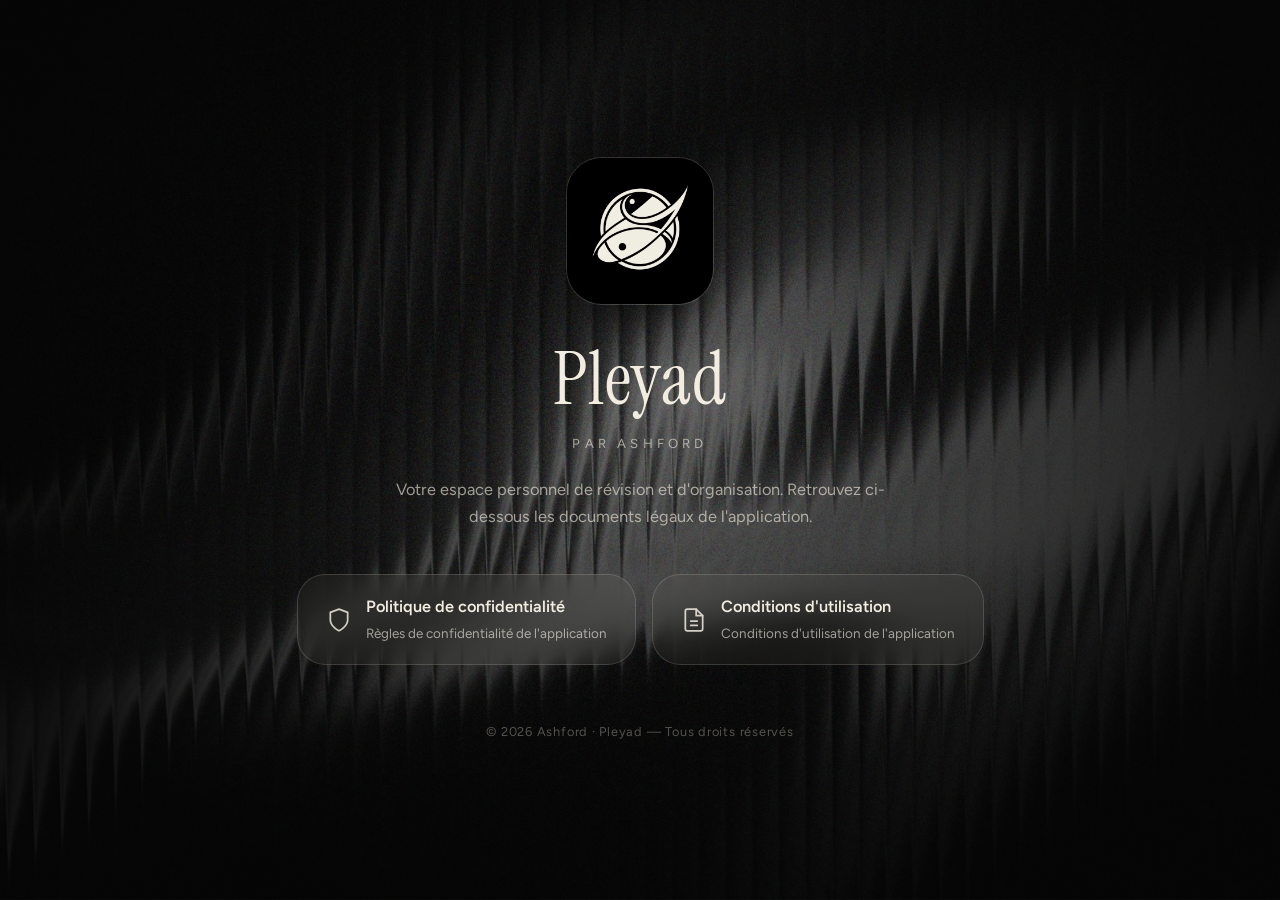
<file: index.html>
<!DOCTYPE html>
<html lang="fr">
<head>
  <meta charset="UTF-8">
  <meta name="viewport" content="width=device-width, initial-scale=1.0">
  <meta name="theme-color" content="#050505">
  <link rel="icon" type="image/png" href="assets/logo.png">
  <link rel="preconnect" href="https://fonts.googleapis.com">
  <link rel="preconnect" href="https://fonts.gstatic.com" crossorigin>
  <link href="https://fonts.googleapis.com/css2?family=Figtree:wght@400;600&family=Instrument+Serif&display=swap" rel="stylesheet">
  <link rel="stylesheet" href="style.css">
  <title>Pleyad — Politique de confidentialité & Conditions d'utilisation</title>
  <meta name="description" content="Pleyad par Ashford : vos règles de confidentialité et conditions d'utilisation.">
</head>
<body>
  <div class="fond" aria-hidden="true"></div>

  <main class="accueil">
    <img class="logo anim" src="assets/logo.png" alt="Logo Pleyad" width="148" height="148">
    <h1 class="serif anim anim-2">Pleyad</h1>
    <p class="marque anim anim-2">par Ashford</p>
    <p class="accroche anim anim-3">
      Votre espace personnel de révision et d'organisation.
      Retrouvez ci-dessous les documents légaux de l'application.
    </p>

    <nav class="liens" aria-label="Documents légaux">
      <a class="carte-lien anim anim-3" href="politique-confidentialite.html">
        <svg width="26" height="26" viewBox="0 0 24 24" fill="none" stroke="currentColor" stroke-width="1.6" stroke-linecap="round" stroke-linejoin="round" aria-hidden="true">
          <path d="M12 22s8-4 8-10V5l-8-3-8 3v7c0 6 8 10 8 10z"/>
        </svg>
        <span>
          <strong>Politique de confidentialité</strong>
          <small>Règles de confidentialité de l'application</small>
        </span>
      </a>
      <a class="carte-lien anim anim-3" href="conditions-utilisation.html">
        <svg width="26" height="26" viewBox="0 0 24 24" fill="none" stroke="currentColor" stroke-width="1.6" stroke-linecap="round" stroke-linejoin="round" aria-hidden="true">
          <path d="M14 2H6a2 2 0 0 0-2 2v16a2 2 0 0 0 2 2h12a2 2 0 0 0 2-2V8z"/>
          <polyline points="14 2 14 8 20 8"/>
          <line x1="9" y1="13" x2="15" y2="13"/>
          <line x1="9" y1="17" x2="15" y2="17"/>
        </svg>
        <span>
          <strong>Conditions d'utilisation</strong>
          <small>Conditions d'utilisation de l'application</small>
        </span>
      </a>
    </nav>

  <footer class="pied anim anim-4">
    © <span data-annee></span> Ashford · Pleyad — Tous droits réservés
  </footer>
  <script src="script.js"></script>
</body>
</html>
</file>
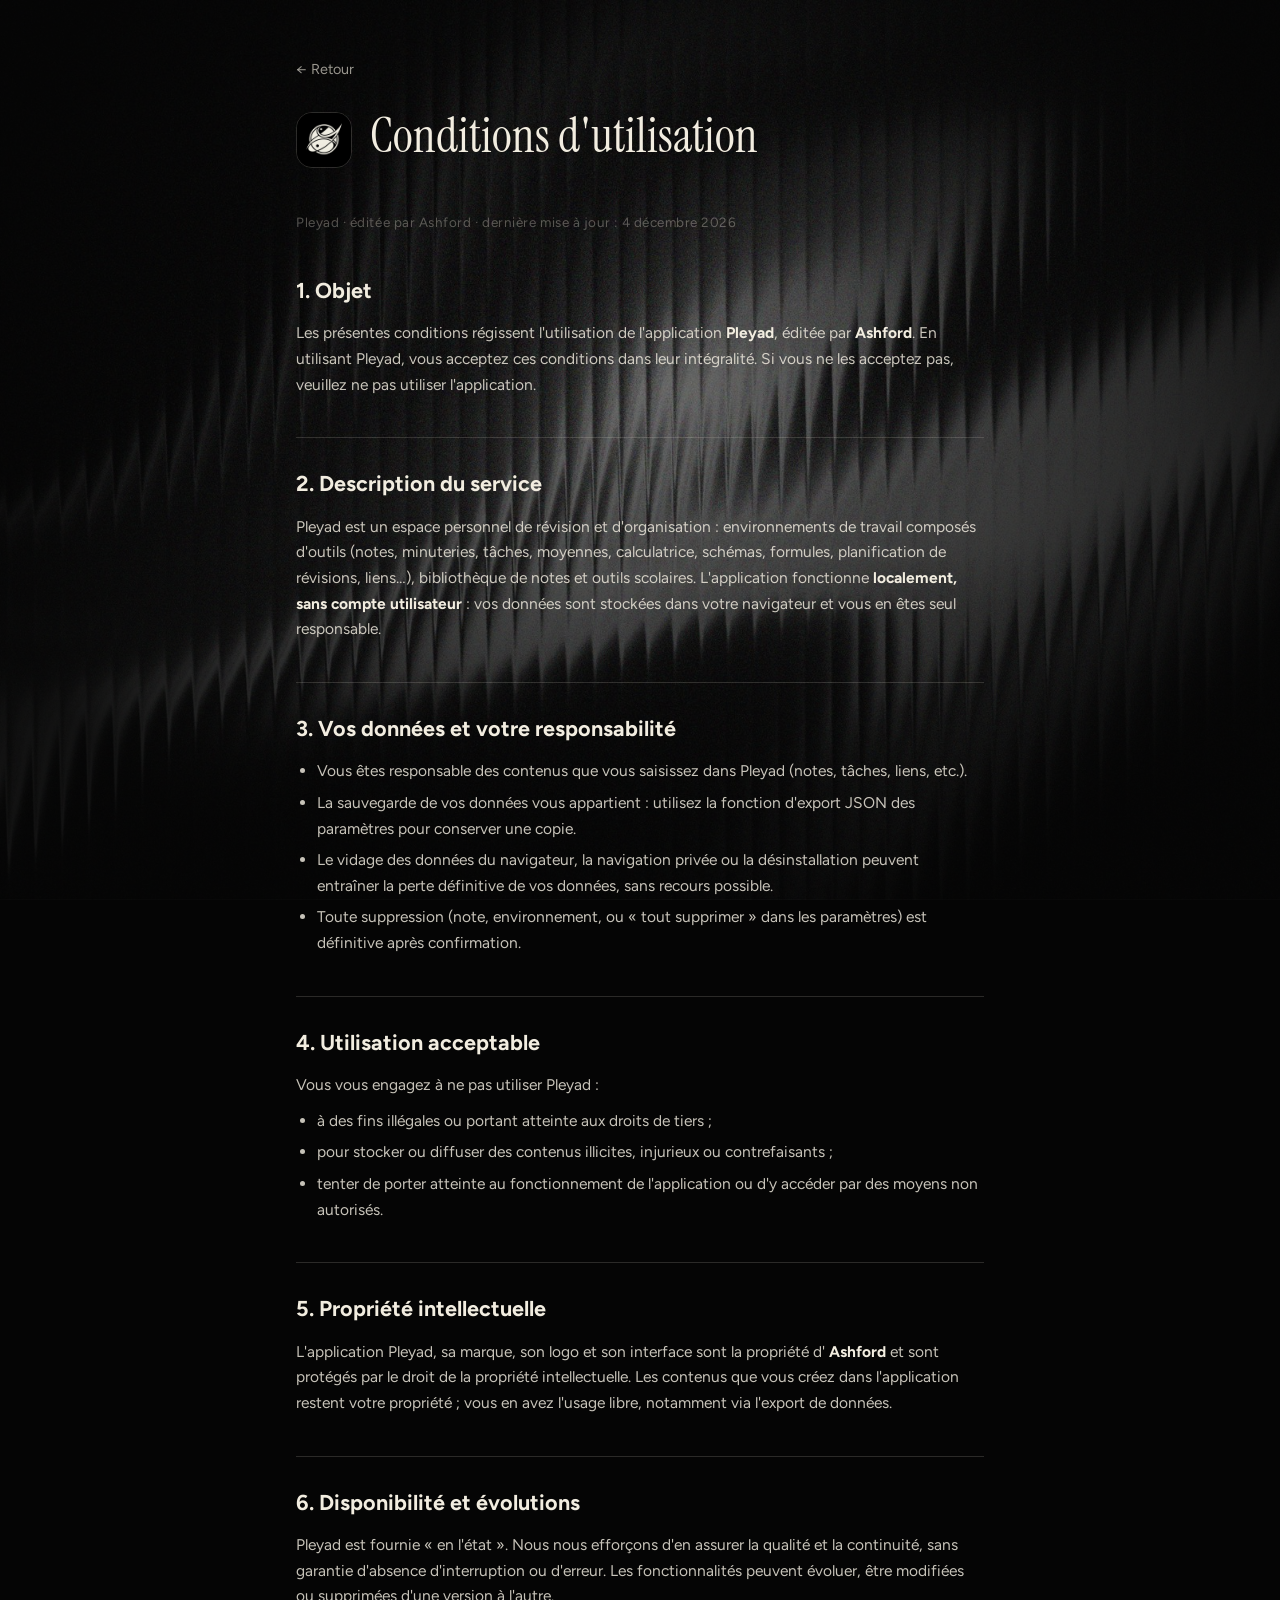
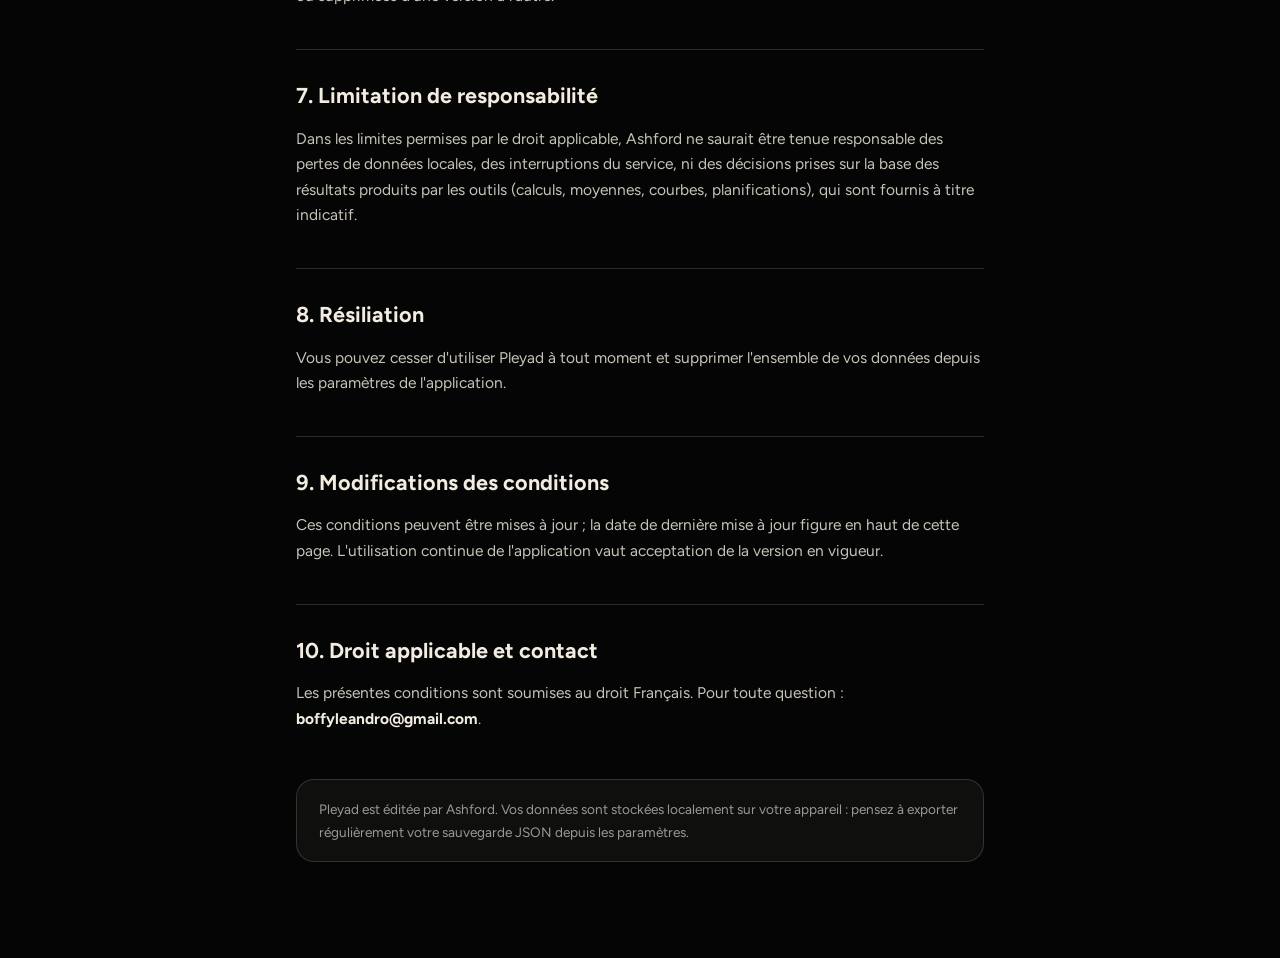
<file: conditions-utilisation.html>
<!DOCTYPE html>
<html lang="fr">
<head>
  <meta charset="UTF-8">
  <meta name="viewport" content="width=device-width, initial-scale=1.0">
  <meta name="theme-color" content="#050505">
  <link rel="icon" type="image/png" href="assets/logo.png">
  <link rel="preconnect" href="https://fonts.googleapis.com">
  <link rel="preconnect" href="https://fonts.gstatic.com" crossorigin>
  <link href="https://fonts.googleapis.com/css2?family=Figtree:wght@400;600&family=Instrument+Serif&display=swap" rel="stylesheet">
  <link rel="stylesheet" href="style.css">
  <title>Conditions d'utilisation — Pleyad (Ashford)</title>
  <meta name="description" content="Conditions d'utilisation de l'application Pleyad, éditée par Ashford.">
</head>
<body>
  <div class="fond" aria-hidden="true"></div>

  <main class="legal">
    <a class="retour" href="index.html">← Retour</a>
    <div class="haut">
      <img src="assets/logo.png" alt="Logo Pleyad" width="56" height="56">
      <div>
        <h1 class="serif">Conditions d'utilisation</h1>
      </div>
    </div>
    <p class="meta">Pleyad · éditée par Ashford · dernière mise à jour : <span data-date></span></p>

    <h2>1. Objet</h2>
    <p>
      Les présentes conditions régissent l'utilisation de l'application <strong>Pleyad</strong>,
      éditée par <strong>Ashford</strong>. En utilisant Pleyad, vous acceptez ces conditions
      dans leur intégralité. Si vous ne les acceptez pas, veuillez ne pas utiliser
      l'application.
    </p>

    <h2>2. Description du service</h2>
    <p>
      Pleyad est un espace personnel de révision et d'organisation : environnements de travail
      composés d'outils (notes, minuteries, tâches, moyennes, calculatrice, schémas, formules,
      planification de révisions, liens…), bibliothèque de notes et outils scolaires.
      L'application fonctionne <strong>localement, sans compte utilisateur</strong> : vos
      données sont stockées dans votre navigateur et vous en êtes seul responsable.
    </p>

    <h2>3. Vos données et votre responsabilité</h2>
    <ul>
      <li>Vous êtes responsable des contenus que vous saisissez dans Pleyad (notes, tâches, liens, etc.).</li>
      <li>La sauvegarde de vos données vous appartient : utilisez la fonction d'export JSON des paramètres pour conserver une copie.</li>
      <li>Le vidage des données du navigateur, la navigation privée ou la désinstallation peuvent entraîner la perte définitive de vos données, sans recours possible.</li>
      <li>Toute suppression (note, environnement, ou « tout supprimer » dans les paramètres) est définitive après confirmation.</li>
    </ul>

    <h2>4. Utilisation acceptable</h2>
    <p>Vous vous engagez à ne pas utiliser Pleyad :</p>
    <ul>
      <li>à des fins illégales ou portant atteinte aux droits de tiers ;</li>
      <li>pour stocker ou diffuser des contenus illicites, injurieux ou contrefaisants ;</li>
      <li>tenter de porter atteinte au fonctionnement de l'application ou d'y accéder par des moyens non autorisés.</li>
    </ul>

    <h2>5. Propriété intellectuelle</h2>
    <p>
      L'application Pleyad, sa marque, son logo et son interface sont la propriété d'
      <strong>Ashford</strong> et sont protégés par le droit de la propriété intellectuelle.
      Les contenus que vous créez dans l'application restent votre propriété ; vous en avez
      l'usage libre, notamment via l'export de données.
    </p>

    <h2>6. Disponibilité et évolutions</h2>
    <p>
      Pleyad est fournie « en l'état ». Nous nous efforçons d'en assurer la qualité et la
      continuité, sans garantie d'absence d'interruption ou d'erreur. Les fonctionnalités
      peuvent évoluer, être modifiées ou supprimées d'une version à l'autre.
    </p>

    <h2>7. Limitation de responsabilité</h2>
    <p>
      Dans les limites permises par le droit applicable, Ashford ne saurait être tenue
      responsable des pertes de données locales, des interruptions du service, ni des
      décisions prises sur la base des résultats produits par les outils (calculs, moyennes,
      courbes, planifications), qui sont fournis à titre indicatif.
    </p>

    <h2>8. Résiliation</h2>
    <p>
      Vous pouvez cesser d'utiliser Pleyad à tout moment et supprimer l'ensemble de vos
      données depuis les paramètres de l'application.
    </p>

    <h2>9. Modifications des conditions</h2>
    <p>
      Ces conditions peuvent être mises à jour ; la date de dernière mise à jour figure en
      haut de cette page. L'utilisation continue de l'application vaut acceptation de la
      version en vigueur.
    </p>

    <h2>10. Droit applicable et contact</h2>
    <p>
      Les présentes conditions sont soumises au droit Français.
      Pour toute question : <strong>boffyleandro@gmail.com</strong>.
    </p>

    <p class="note">
      Pleyad est éditée par Ashford. Vos données sont stockées localement sur votre appareil :
      pensez à exporter régulièrement votre sauvegarde JSON depuis les paramètres.
    </p>
  </main>

  <script src="script.js"></script>
</body>
</html>
</file>
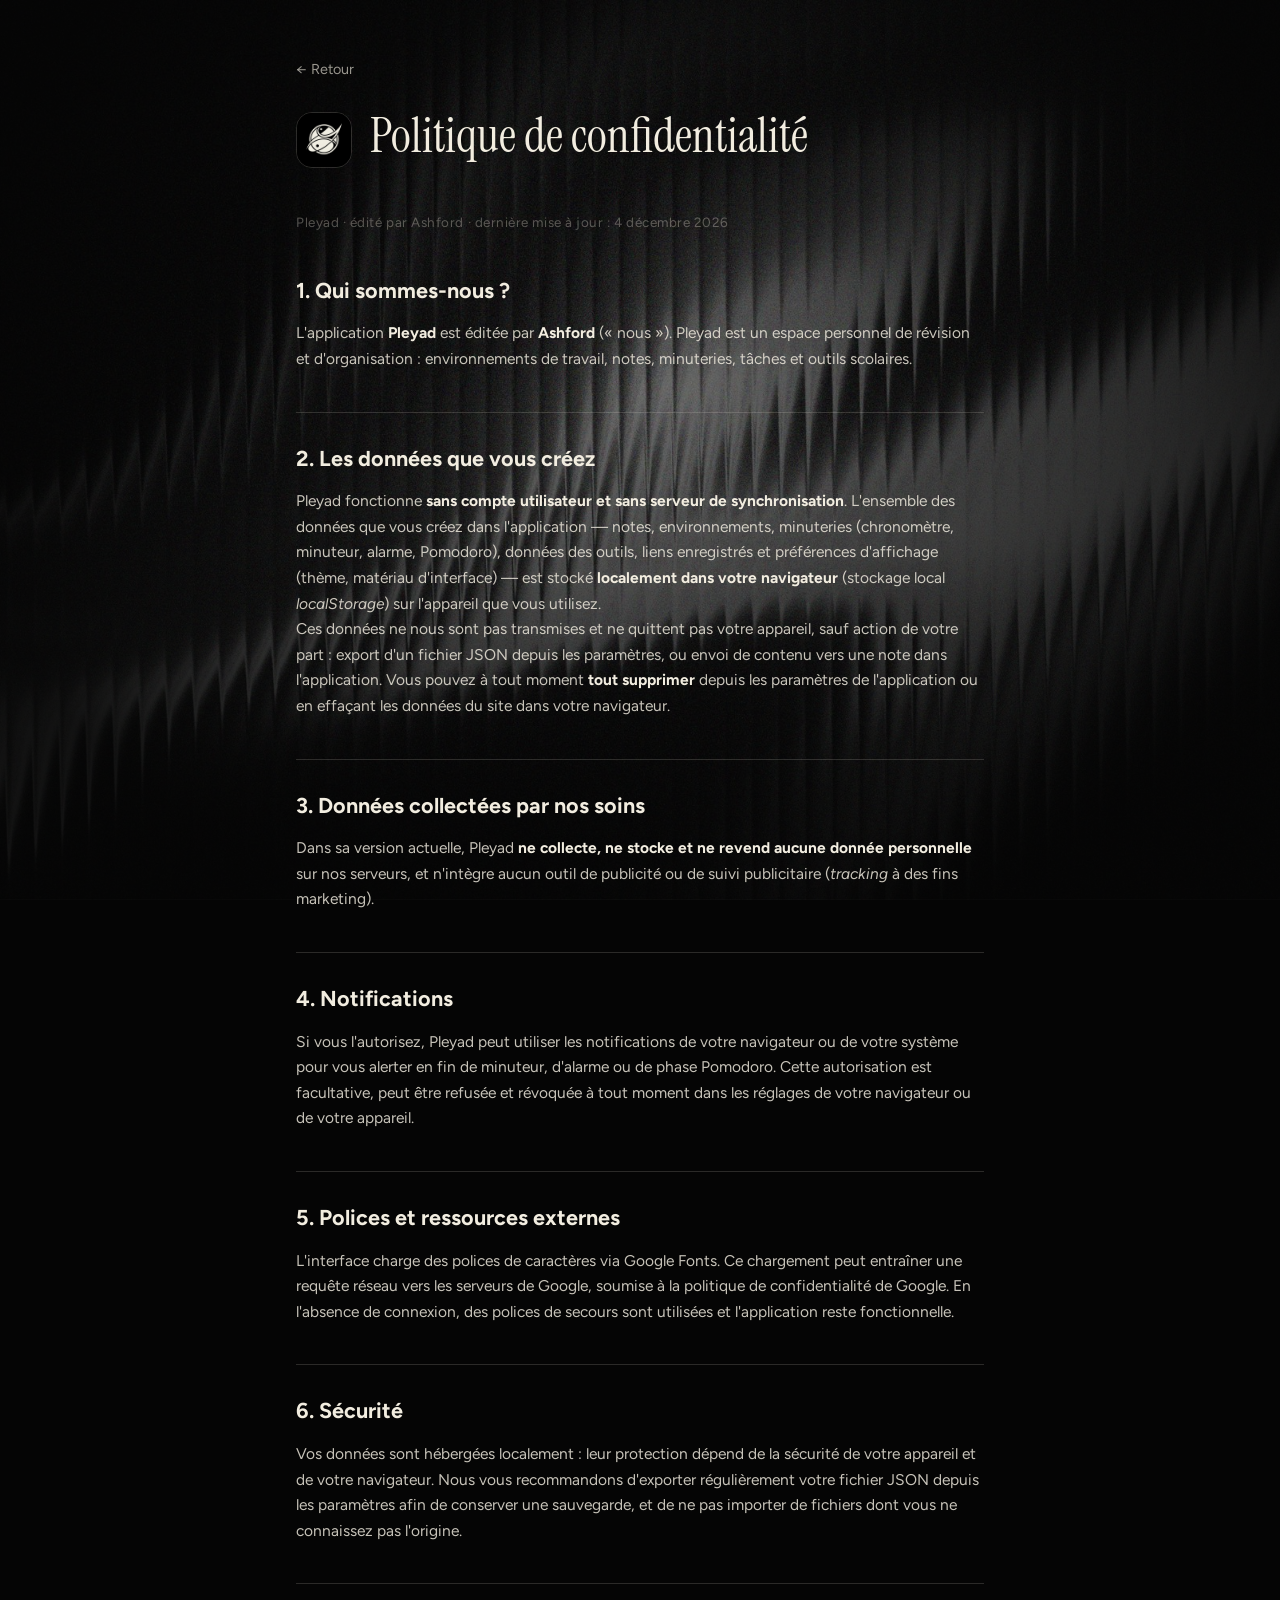
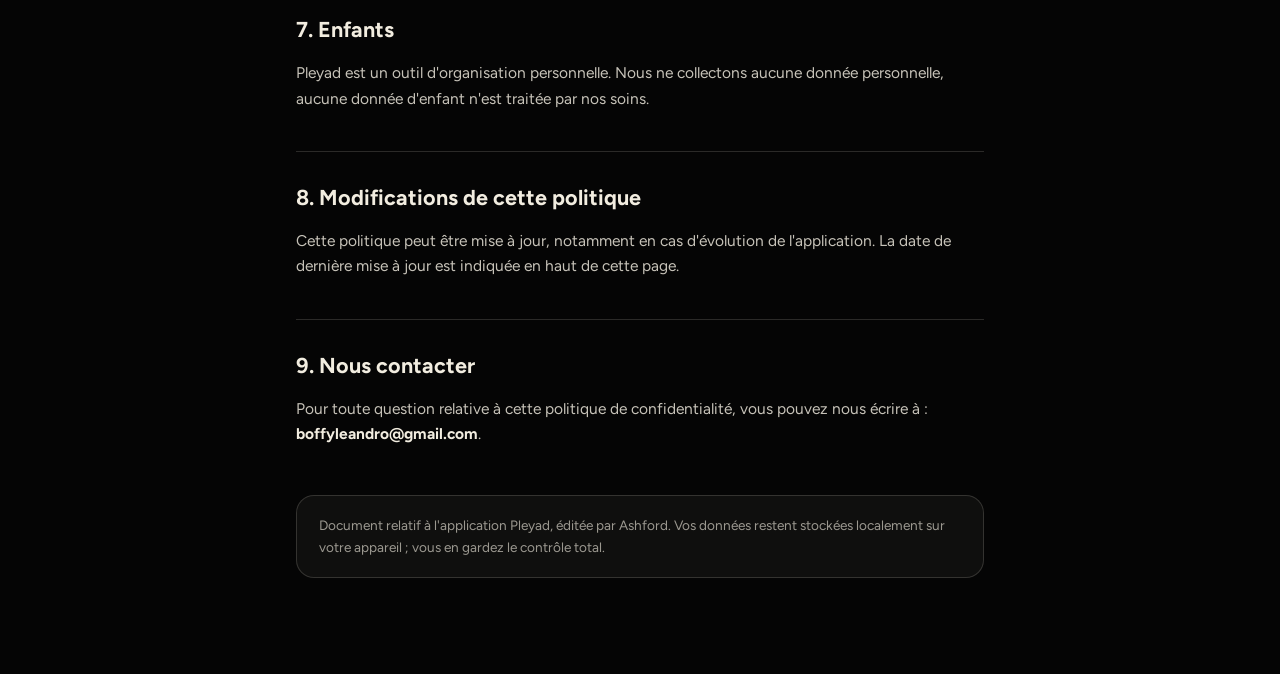
<file: politique-confidentialite.html>
<!DOCTYPE html>
<html lang="fr">
<head>
  <meta charset="UTF-8">
  <meta name="viewport" content="width=device-width, initial-scale=1.0">
  <meta name="theme-color" content="#050505">
  <link rel="icon" type="image/png" href="assets/logo.png">
  <link rel="preconnect" href="https://fonts.googleapis.com">
  <link rel="preconnect" href="https://fonts.gstatic.com" crossorigin>
  <link href="https://fonts.googleapis.com/css2?family=Figtree:wght@400;600&family=Instrument+Serif&display=swap" rel="stylesheet">
  <link rel="stylesheet" href="style.css">
  <title>Politique de confidentialité — Pleyad (Ashford)</title>
  <meta name="description" content="Politique de confidentialité de l'application Pleyad, éditée par Ashford.">
</head>
<body>
  <div class="fond" aria-hidden="true"></div>

  <main class="legal">
    <a class="retour" href="index.html">← Retour</a>
    <div class="haut">
      <img src="assets/logo.png" alt="Logo Pleyad" width="56" height="56">
      <div>
        <h1 class="serif">Politique de confidentialité</h1>
      </div>
    </div>
    <p class="meta">Pleyad · édité par Ashford · dernière mise à jour : <span data-date></span></p>

    <h2>1. Qui sommes-nous ?</h2>
    <p>
      L'application <strong>Pleyad</strong> est éditée par <strong>Ashford</strong> (« nous »).
      Pleyad est un espace personnel de révision et d'organisation : environnements de travail,
      notes, minuteries, tâches et outils scolaires.
    </p>

    <h2>2. Les données que vous créez</h2>
    <p>
      Pleyad fonctionne <strong>sans compte utilisateur et sans serveur de synchronisation</strong>.
      L'ensemble des données que vous créez dans l'application — notes, environnements,
      minuteries (chronomètre, minuteur, alarme, Pomodoro), données des outils, liens
      enregistrés et préférences d'affichage (thème, matériau d'interface) — est stocké
      <strong>localement dans votre navigateur</strong> (stockage local <em>localStorage</em>)
      sur l'appareil que vous utilisez.
    </p>
    <p>
      Ces données ne nous sont pas transmises et ne quittent pas votre appareil, sauf action
      de votre part : export d'un fichier JSON depuis les paramètres, ou envoi de contenu
      vers une note dans l'application. Vous pouvez à tout moment
      <strong>tout supprimer</strong> depuis les paramètres de l'application ou en effaçant
      les données du site dans votre navigateur.
    </p>

    <h2>3. Données collectées par nos soins</h2>
    <p>
      Dans sa version actuelle, Pleyad <strong>ne collecte, ne stocke et ne revend aucune donnée
      personnelle</strong> sur nos serveurs, et n'intègre aucun outil de publicité ou de suivi
      publicitaire (<em>tracking</em> à des fins marketing).
    </p>

    <h2>4. Notifications</h2>
    <p>
      Si vous l'autorisez, Pleyad peut utiliser les notifications de votre navigateur ou de
      votre système pour vous alerter en fin de minuteur, d'alarme ou de phase Pomodoro.
      Cette autorisation est facultative, peut être refusée et révoquée à tout moment dans
      les réglages de votre navigateur ou de votre appareil.
    </p>

    <h2>5. Polices et ressources externes</h2>
    <p>
      L'interface charge des polices de caractères via Google Fonts. Ce chargement peut
      entraîner une requête réseau vers les serveurs de Google, soumise à la politique de
      confidentialité de Google. En l'absence de connexion, des polices de secours sont
      utilisées et l'application reste fonctionnelle.
    </p>

    <h2>6. Sécurité</h2>
    <p>
      Vos données sont hébergées localement : leur protection dépend de la sécurité de votre
      appareil et de votre navigateur. Nous vous recommandons d'exporter régulièrement votre
      fichier JSON depuis les paramètres afin de conserver une sauvegarde, et de ne pas
      importer de fichiers dont vous ne connaissez pas l'origine.
    </p>

    <h2>7. Enfants</h2>
    <p>
      Pleyad est un outil d'organisation personnelle. Nous ne collectons aucune donnée
      personnelle, aucune donnée d'enfant n'est traitée par nos soins.
    </p>

    <h2>8. Modifications de cette politique</h2>
    <p>
      Cette politique peut être mise à jour, notamment en cas d'évolution de l'application.
      La date de dernière mise à jour est indiquée en haut de cette page.
    </p>

    <h2>9. Nous contacter</h2>
    <p>
      Pour toute question relative à cette politique de confidentialité, vous pouvez nous
      écrire à : <strong>boffyleandro@gmail.com</strong>.
    </p>

    <p class="note">
      Document relatif à l'application Pleyad, éditée par Ashford. Vos données restent
      stockées localement sur votre appareil ; vous en gardez le contrôle total.
    </p>
  </main>

  <script src="script.js"></script>
</body>
</html>
</file>
<file: style.css>
/* Pleyad — pages légales (Ashford) */
:root {
  --ivory: #f2ede0;
  --ivory-dim: rgba(242, 237, 224, 0.62);
  --ivory-faint: rgba(242, 237, 224, 0.32);
  --line: rgba(242, 237, 224, 0.16);
  --card: rgba(242, 237, 224, 0.045);
  --radius: 28px;
}

* { margin: 0; padding: 0; box-sizing: border-box; }

html { scroll-behavior: smooth; }

body {
  min-height: 100vh;
  background: #050505;
  color: var(--ivory);
  font-family: "Figtree", ui-sans-serif, system-ui, sans-serif;
  line-height: 1.65;
  -webkit-font-smoothing: antialiased;
}

/* ---------- Fond d'écran ---------- */
.fond {
  position: fixed;
  inset: 0;
  z-index: -2;
  background: url("assets/fond.jpg") center / cover no-repeat;
  opacity: 0.5;
}
.fond::after {
  content: "";
  position: absolute;
  inset: 0;
  background: radial-gradient(ellipse at 50% 42%, rgba(5,5,5,0.1), rgba(5,5,5,0.88) 78%);
}

/* ---------- Typo ---------- */
.serif { font-family: "Instrument Serif", ui-serif, Georgia, serif; font-weight: 400; }

/* ---------- Accueil ---------- */
.accueil {
  min-height: 100vh;
  display: flex;
  flex-direction: column;
  align-items: center;
  justify-content: center;
  text-align: center;
  padding: 48px 24px;
  gap: 0;
}
.logo {
  width: 148px;
  height: 148px;
  border-radius: 36px;
  border: 1px solid var(--line);
  box-shadow: 0 24px 60px -24px rgba(0,0,0,0.9);
  margin-bottom: 36px;
}
.accueil h1 {
  font-size: clamp(3rem, 9vw, 4.6rem);
  letter-spacing: 0.01em;
  line-height: 1.05;
}
.accueil .marque {
  margin-top: 14px;
  font-size: 0.82rem;
  letter-spacing: 0.32em;
  text-transform: uppercase;
  color: var(--ivory-dim);
}
.accueil .accroche {
  margin-top: 22px;
  max-width: 34rem;
  color: var(--ivory-dim);
  font-size: 1.02rem;
}
.liens {
  display: flex;
  flex-wrap: wrap;
  justify-content: center;
  gap: 16px;
  margin-top: 44px;
}
.carte-lien {
  display: flex;
  align-items: center;
  gap: 14px;
  padding: 18px 28px;
  min-width: 300px;
  border: 1px solid var(--line);
  border-radius: var(--radius);
  background: var(--card);
  backdrop-filter: blur(14px);
  color: var(--ivory);
  text-decoration: none;
  text-align: left;
  transition: transform 0.25s cubic-bezier(0.22, 1, 0.36, 1), background 0.25s, border-color 0.25s;
}
.carte-lien:hover {
  transform: translateY(-3px);
  background: rgba(242, 237, 224, 0.09);
  border-color: rgba(242, 237, 224, 0.34);
}
.carte-lien:focus-visible { outline: 2px solid var(--ivory); outline-offset: 3px; }
.carte-lien svg { flex: none; opacity: 0.85; }
.carte-lien strong { display: block; font-size: 1.02rem; font-weight: 600; }
.carte-lien small { color: var(--ivory-dim); font-size: 0.84rem; }
.pied {
  margin-top: 56px;
  font-size: 0.8rem;
  color: var(--ivory-faint);
  letter-spacing: 0.06em;
}
.pied a { color: var(--ivory-dim); text-decoration: none; }
.pied a:hover { color: var(--ivory); }

/* ---------- Pages légales ---------- */
.legal {
  max-width: 46rem;
  margin: 0 auto;
  padding: 56px 24px 96px;
}
.legal .haut {
  display: flex;
  align-items: center;
  gap: 18px;
  margin-bottom: 40px;
}
.legal .haut img {
  width: 56px;
  height: 56px;
  border-radius: 16px;
  border: 1px solid var(--line);
}
.retour {
  display: inline-flex;
  align-items: center;
  gap: 8px;
  color: var(--ivory-dim);
  text-decoration: none;
  font-size: 0.9rem;
  margin-bottom: 28px;
}
.retour:hover { color: var(--ivory); }
.legal h1 { font-size: clamp(2.2rem, 6vw, 3rem); line-height: 1.1; margin-bottom: 8px; }
.legal .meta {
  color: var(--ivory-faint);
  font-size: 0.84rem;
  letter-spacing: 0.04em;
  margin-bottom: 40px;
}
.legal h2 {
  font-size: 1.35rem;
  margin: 40px 0 12px;
  padding-top: 28px;
  border-top: 1px solid var(--line);
}
.legal h2:first-of-type { border-top: none; padding-top: 0; }
.legal p, .legal li { color: rgba(242, 237, 224, 0.82); font-size: 0.97rem; }
.legal ul { padding-left: 1.3rem; margin: 10px 0; }
.legal li { margin-bottom: 6px; }
.legal strong { color: var(--ivory); }
.legal .note {
  margin-top: 48px;
  padding: 18px 22px;
  border: 1px solid var(--line);
  border-radius: 18px;
  background: var(--card);
  font-size: 0.85rem;
  color: var(--ivory-dim);
}

/* ---------- Animations ---------- */
@keyframes entree {
  from { opacity: 0; transform: translateY(12px); }
  to { opacity: 1; transform: none; }
}
.anim { animation: entree 0.5s cubic-bezier(0.22, 1, 0.36, 1) both; }
.anim-2 { animation-delay: 0.08s; }
.anim-3 { animation-delay: 0.16s; }
.anim-4 { animation-delay: 0.24s; }

@media (prefers-reduced-motion: reduce) {
  *, *::before, *::after { animation-duration: 0.01ms !important; transition-duration: 0.01ms !important; }
  html { scroll-behavior: auto; }
}

@media (max-width: 560px) {
  .carte-lien { min-width: 100%; }
  .logo { width: 120px; height: 120px; }
}
</file>
